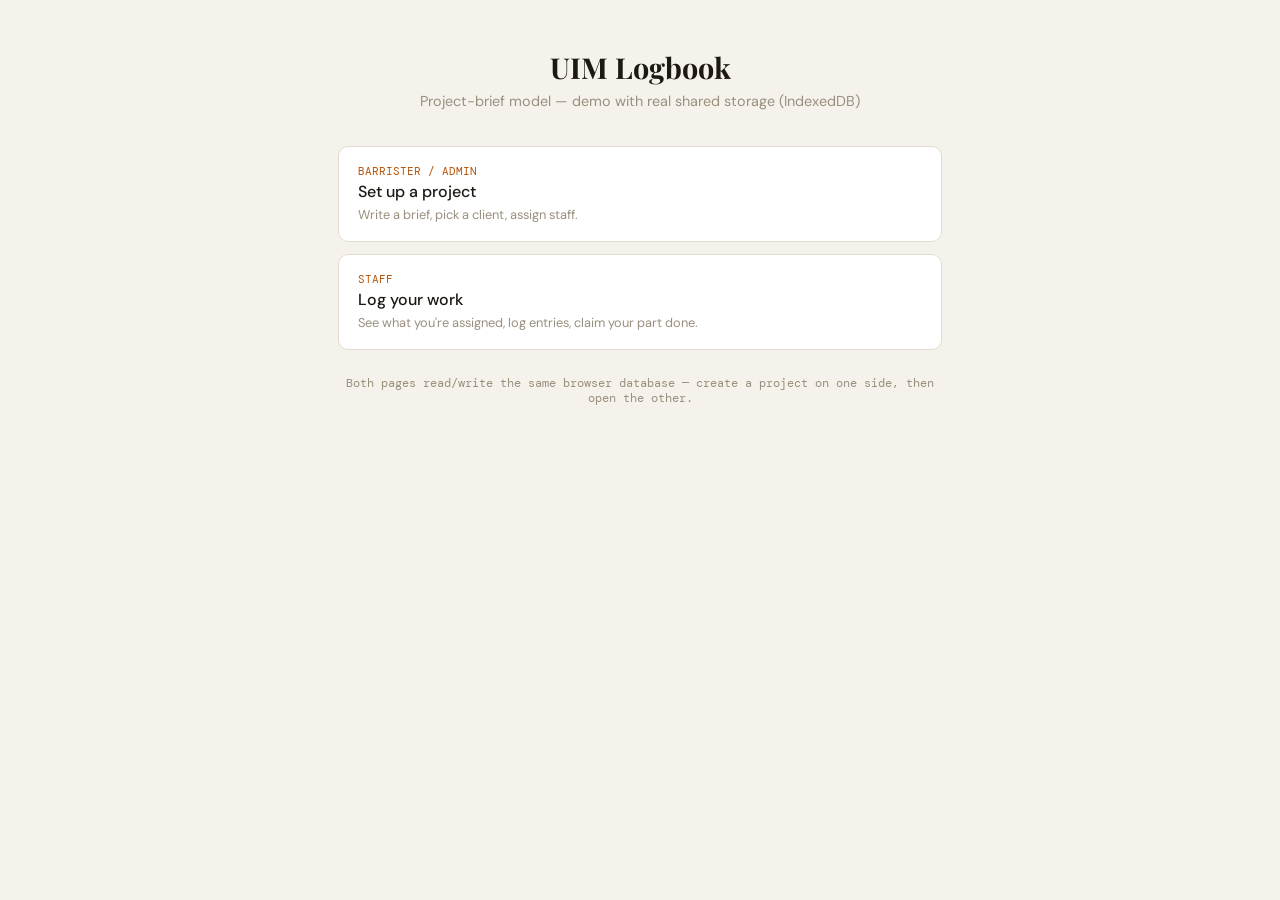
<file: index.html>
<!DOCTYPE html>
<html lang="en">
<head>
<meta charset="UTF-8" />
<meta name="viewport" content="width=device-width, initial-scale=1.0" />
<title>UIM Logbook — demo</title>
<link rel="preconnect" href="https://fonts.googleapis.com" />
<link rel="preconnect" href="https://fonts.gstatic.com" crossorigin />
<link href="https://fonts.googleapis.com/css2?family=DM+Mono:wght@400;500&family=Playfair+Display:wght@700;700i&family=DM+Sans:wght@300;400;500;600&display=swap" rel="stylesheet" />
<link rel="stylesheet" href="js/theme.css" />
<style>
  #wrap { padding: 3rem 1.1rem; text-align: center; }
  h1 { font-family: var(--font-disp); font-size: 1.8rem; margin-bottom: 0.4rem; }
  .sub { color: var(--muted); font-size: 0.9rem; margin-bottom: 2.2rem; }
  .cards { display: flex; flex-direction: column; gap: 12px; }
  a.card {
    display: block; text-align: left; padding: 1.1rem 1.2rem; border-radius: 10px;
    border: 1px solid var(--border); background: var(--surface); text-decoration: none; color: var(--text);
  }
  a.card:hover { border-color: var(--accent); }
  a.card .role { font-family: var(--font-mono); font-size: 0.68rem; color: var(--accent); }
  a.card .title { font-size: 1rem; font-weight: 500; margin: 3px 0 4px; }
  a.card .desc { font-size: 0.8rem; color: var(--muted); }
  .note { margin-top: 1.6rem; font-size: 0.72rem; color: var(--muted); font-family: var(--font-mono); }
</style>
</head>
<body>
  <div id="wrap">
    <h1>UIM Logbook</h1>
    <div class="sub">Project-brief model — demo with real shared storage (IndexedDB)</div>
    <div class="cards">
      <a class="card" href="admin.html">
        <div class="role">BARRISTER / ADMIN</div>
        <div class="title">Set up a project</div>
        <div class="desc">Write a brief, pick a client, assign staff.</div>
      </a>
      <a class="card" href="staff.html">
        <div class="role">STAFF</div>
        <div class="title">Log your work</div>
        <div class="desc">See what you're assigned, log entries, claim your part done.</div>
      </a>
    </div>
    <div class="note">Both pages read/write the same browser database — create a project on one side, then open the other.</div>
  </div>
</body>
</html>
</file>
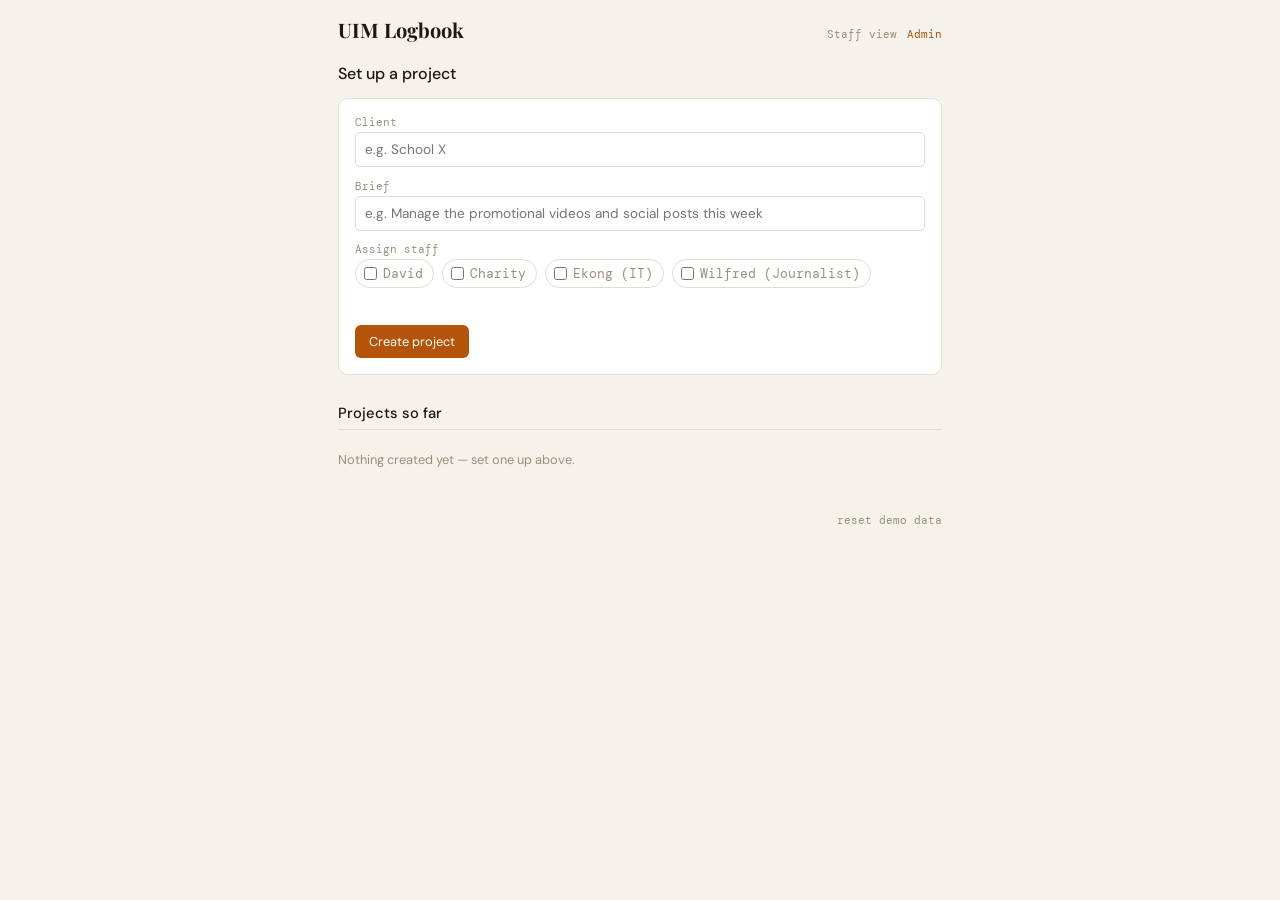
<file: admin.html>
<!DOCTYPE html>
<html lang="en">
<head>
<meta charset="UTF-8" />
<meta name="viewport" content="width=device-width, initial-scale=1.0" />
<title>UIM Logbook — Admin</title>
<link rel="preconnect" href="https://fonts.googleapis.com" />
<link rel="preconnect" href="https://fonts.gstatic.com" crossorigin />
<link href="https://fonts.googleapis.com/css2?family=DM+Mono:wght@400;500&family=Playfair+Display:wght@700;700i&family=DM+Sans:wght@300;400;500;600&display=swap" rel="stylesheet" />
<link rel="stylesheet" href="js/theme.css" />
<style>
  #page { padding: 1.25rem 1.1rem; }
  h1 { font-size: 1rem; font-weight: 500; margin-bottom: 0.9rem; }

  #new-project {
    background: var(--surface); border: 1px solid var(--border); border-radius: 10px;
    padding: 1rem; display: flex; flex-direction: column; gap: 0.7rem; margin-bottom: 1.8rem;
  }
  #staff-checks { display: flex; flex-wrap: wrap; gap: 8px; }
  .staff-check {
    display: flex; align-items: center; gap: 6px; font-size: 0.82rem;
    border: 1px solid var(--border); border-radius: 20px; padding: 5px 10px 5px 8px; cursor: pointer;
  }
  .staff-check input { width: auto; }
  #form-note { font-size: 0.72rem; color: var(--accent); min-height: 1em; }

  .section-head { font-size: 0.92rem; font-weight: 500; border-bottom: 1px solid var(--border); padding-bottom: 6px; margin-bottom: 0.8rem; }
  #empty-projects { font-size: 0.8rem; color: var(--muted); padding: 0.5rem 0; }

  .proj-card { background: var(--surface); border: 1px solid var(--border); border-radius: 10px; padding: 0.9rem 1rem; margin-bottom: 10px; }
  .proj-client { font-family: var(--font-mono); font-size: 0.68rem; color: var(--muted); }
  .proj-brief { font-family: var(--font-disp); font-style: italic; font-size: 1.1rem; margin: 3px 0 8px; line-height: 1.3; }
  .proj-chips { display: flex; flex-wrap: wrap; gap: 6px; margin-bottom: 8px; }
  .proj-entries { font-size: 0.78rem; color: var(--muted); }
  .proj-entries .who { color: var(--text); }

  #reset-row { margin-top: 2rem; text-align: right; }
  #reset-row button { font-family: var(--font-mono); font-size: 0.68rem; color: var(--muted); background: none; border: none; cursor: pointer; }
</style>
</head>
<body>

  <div id="topbar">
    <div id="brand">UIM Logbook</div>
    <nav><a href="staff.html">Staff view</a><a href="admin.html" class="current">Admin</a></nav>
  </div>

  <div id="page">
    <h1>Set up a project</h1>
    <div id="new-project">
      <div>
        <label>Client</label>
        <input id="f-client" list="client-list" placeholder="e.g. School X" />
        <datalist id="client-list"></datalist>
      </div>
      <div>
        <label>Brief</label>
        <input id="f-brief" placeholder="e.g. Manage the promotional videos and social posts this week" />
      </div>
      <div>
        <label>Assign staff</label>
        <div id="staff-checks"></div>
      </div>
      <div id="form-note"></div>
      <button class="btn btn-primary" id="btn-create" style="align-self:flex-start;">Create project</button>
    </div>

    <div class="section-head">Projects so far</div>
    <div id="projects"></div>
    <div id="empty-projects">Nothing created yet — set one up above.</div>

    <div id="reset-row"><button id="btn-reset">reset demo data</button></div>
  </div>

<script src="js/store.js"></script>
<script>
  const checksEl = document.getElementById('staff-checks');
  Store.STAFF.forEach(s => {
    const label = document.createElement('label');
    label.className = 'staff-check';
    label.innerHTML = `<input type="checkbox" value="${s.name}" /> ${s.name}`;
    checksEl.appendChild(label);
  });

  document.getElementById('btn-create').onclick = async () => {
    const client = document.getElementById('f-client').value.trim();
    const brief  = document.getElementById('f-brief').value.trim();
    const team   = [...checksEl.querySelectorAll('input:checked')].map(i => i.value);
    const note   = document.getElementById('form-note');

    if (!client || !brief) { note.textContent = 'Client and brief are both required.'; return; }
    if (!team.length)      { note.textContent = 'Assign at least one staff member.'; return; }

    await Store.addProject({ client, brief, team });
    document.getElementById('f-client').value = '';
    document.getElementById('f-brief').value = '';
    checksEl.querySelectorAll('input:checked').forEach(i => i.checked = false);
    note.textContent = '';
    render();
  };

  document.getElementById('btn-reset').onclick = async () => {
    if (!confirm('Clear all demo projects, entries and claims?')) return;
    await Store.resetAll();
    render();
  };

  async function render() {
    const projects = await Store.getAllProjects();

    const clientList = document.getElementById('client-list');
    clientList.innerHTML = '';
    [...new Set(projects.map(p => p.client))].forEach(c => {
      const opt = document.createElement('option');
      opt.value = c;
      clientList.appendChild(opt);
    });

    const wrap = document.getElementById('projects');
    wrap.innerHTML = '';
    document.getElementById('empty-projects').style.display = projects.length ? 'none' : 'block';

    for (const p of projects) {
      const claims = await Store.getClaimsForProject(p.id);
      const entries = await Store.getEntries(p.id);

      const card = document.createElement('div');
      card.className = 'proj-card';

      const chips = p.team.map(name => {
        const done = !!claims[name];
        return `<span class="chip ${done ? 'done' : ''}">${name} — ${done ? 'done ✓' : 'in progress'}</span>`;
      }).join('');

      const entryLine = p.team.map(name => {
        const count = entries.filter(e => e.staff === name).length;
        return `<span class="who">${name}</span>: ${count} ${count === 1 ? 'entry' : 'entries'}`;
      }).join(' · ');

      card.innerHTML = `
        <div class="proj-client">${p.client.toUpperCase()}</div>
        <div class="proj-brief">"${p.brief}"</div>
        <div class="proj-chips">${chips}</div>
        <div class="proj-entries">${entryLine || 'No entries logged yet'}</div>
      `;
      wrap.appendChild(card);
    }
  }

  render();
  window.addEventListener('focus', render);
</script>

</body>
</html>
</file>
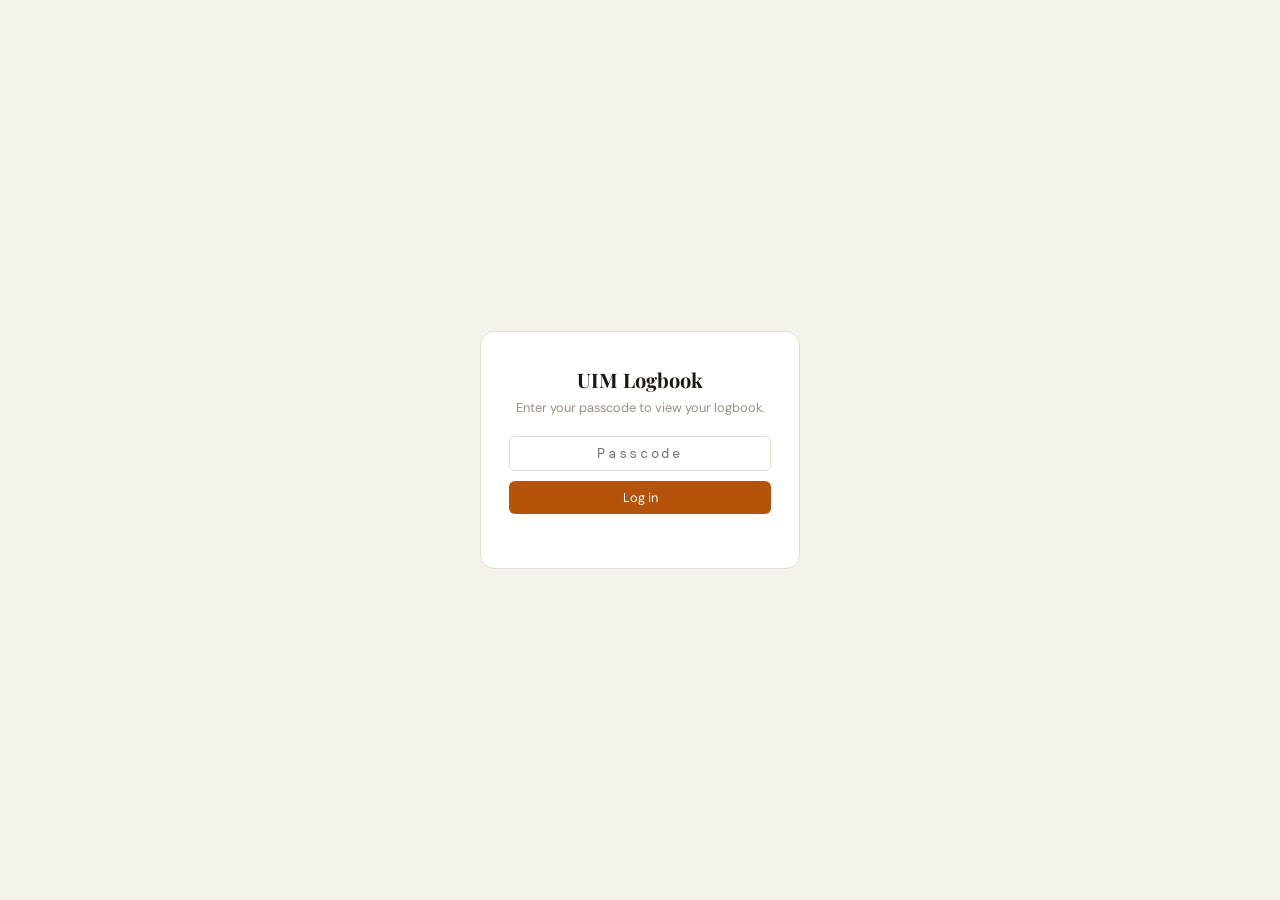
<file: staff.html>
<!DOCTYPE html>
<html lang="en">
<head>
<meta charset="UTF-8" />
<meta name="viewport" content="width=device-width, initial-scale=1.0, viewport-fit=cover" />
<title>UIM Logbook — Staff</title>
<link rel="preconnect" href="https://fonts.googleapis.com" />
<link rel="preconnect" href="https://fonts.gstatic.com" crossorigin />
<link href="https://fonts.googleapis.com/css2?family=DM+Mono:wght@400;500&family=Playfair+Display:wght@700;700i&family=DM+Sans:wght@300;400;500;600&display=swap" rel="stylesheet" />
<link rel="stylesheet" href="js/theme.css" />
<style>
  #login-gate {
    position: fixed; inset: 0; background: var(--bg); z-index: 100;
    display: flex; align-items: center; justify-content: center; padding: 24px;
  }
  .login-card {
    background: var(--surface); border: 1px solid var(--border); border-radius: 14px;
    padding: 34px 28px; width: 100%; max-width: 320px; text-align: center;
  }
  .login-card h1 { font-family: var(--font-disp); font-size: 1.25rem; margin-bottom: 6px; }
  .login-card p { color: var(--muted); font-size: 0.8rem; margin-bottom: 20px; }
  .login-card input {
    text-align: center; letter-spacing: 0.2em; font-family: var(--font-mono);
    margin-bottom: 10px;
  }
  .login-card button { width: 100%; }
  .login-card button:disabled { opacity: 0.6; }
  #login-error { color: #b3261e; font-size: 0.75rem; margin-top: 8px; min-height: 1em; }

  #logout-link {
    font-family: var(--font-mono); font-size: 0.7rem; color: var(--muted);
    background: none; border: none; cursor: pointer; text-decoration: underline;
  }

  .modal-overlay {
    position: fixed; inset: 0; background: rgba(20,16,10,0.45); z-index: 90;
    display: none; align-items: center; justify-content: center; padding: 24px;
  }
  .modal-overlay.open { display: flex; }
  .modal-card {
    background: var(--surface); border-radius: 12px; padding: 22px 20px; max-width: 300px;
    width: 100%; text-align: center;
  }
  .modal-card p { font-size: 0.88rem; line-height: 1.4; margin-bottom: 16px; }
  .modal-card .actions { display: flex; gap: 8px; }
  .modal-card .actions button { flex: 1; }

  #greeting-row { padding: 1rem 1.1rem 0; }
  #greeting { font-family: var(--font-disp); font-size: 1.3rem; font-weight: 700; }
  #skill-line { font-size: 0.78rem; color: var(--muted); margin-top: 2px; }

  #project-picker { padding: 1rem 1.1rem 0; }
  #project-picker label {
    display: block; font-family: var(--font-mono); font-size: 0.62rem; letter-spacing: 0.08em;
    text-transform: uppercase; color: var(--muted); margin-bottom: 5px;
  }
  #project-select {
    width: 100%; padding: 11px 12px; border: 1px solid var(--border); border-radius: 8px;
    background: var(--surface); color: var(--text); font-family: var(--font-sans);
    font-size: 0.92rem; font-weight: 500;
  }

  #view-tabs { display: flex; gap: 0.4rem; padding: 1rem 1.1rem 0; }
  .view-tab {
    flex: 1; font-family: var(--font-mono); font-size: 0.7rem; letter-spacing: 0.03em;
    padding: 9px 10px; border-radius: 8px; border: 1px solid var(--border);
    background: var(--surface); color: var(--muted); cursor: pointer; text-align: center;
  }
  .view-tab.active { border-color: var(--accent); color: var(--accent); background: var(--accent-dim); }

  #submissions-list .sub-row {
    display: flex; justify-content: space-between; align-items: center; gap: 0.6rem;
    padding: 0.75rem 0; border-bottom: 1px solid var(--row-alt); cursor: pointer;
  }
  #submissions-list .sub-row:last-child { border-bottom: none; }
  .sub-date { font-family: var(--font-mono); font-size: 0.78rem; }
  .sub-count { font-size: 0.72rem; color: var(--muted); }
  .sub-detail {
    display: none; background: var(--surface2); border-radius: 8px; padding: 0.7rem 0.9rem; margin: 0 0 0.6rem;
  }
  .sub-detail.open { display: block; }
  .sub-detail .row { border-bottom: 1px solid var(--border); }
  .sub-detail .row:last-child { border-bottom: none; }

  #page { padding: 1.25rem 1.1rem; }
  #client-tag { font-family: var(--font-mono); font-size: 0.68rem; color: var(--muted); }
  #brief-text { font-family: var(--font-disp); font-style: italic; font-size: 1.35rem; line-height: 1.3; margin: 4px 0 0.6rem; }
  #team-line { display: flex; flex-wrap: wrap; gap: 8px; margin-bottom: 1.4rem; }

  .section-head { font-size: 0.92rem; font-weight: 500; border-bottom: 1px solid var(--border); padding-bottom: 6px; margin-bottom: 0.7rem; }
  .row { display: flex; align-items: flex-start; gap: 0.7rem; padding: 0.6rem 0; border-bottom: 1px solid var(--row-alt); }
  .row:last-child { border-bottom: none; }
  .row-day { flex: none; width: 34px; font-family: var(--font-mono); font-size: 0.68rem; color: var(--muted); padding-top: 2px; }
  .row-main { flex: 1; min-width: 0; }
  .row-desc { font-size: 0.88rem; line-height: 1.35; }
  .row-note { font-size: 0.75rem; color: var(--muted); margin-top: 3px; font-style: italic; }
  .row-note:empty { display: none; }
  #empty-entries, #empty-projects { font-size: 0.8rem; color: var(--muted); padding: 0.5rem 0; }

  #add-toggle {
    font-family: var(--font-sans); font-size: 0.82rem; color: var(--accent);
    background: var(--accent-dim); border: none; border-radius: 6px;
    padding: 9px 12px; cursor: pointer; width: 100%; text-align: left; margin-top: 0.6rem;
  }
  #add-form { display: none; margin-top: 0.6rem; background: var(--surface2); border-radius: 8px; padding: 0.8rem; flex-direction: column; gap: 0.5rem; }
  #add-form.open { display: flex; }
  .form-row { display: flex; gap: 0.5rem; }
  .form-row > div { flex: 1; width: 90px; }
  .form-row > div.grow { flex: 3; width: auto; }
  #add-form .actions { display: flex; justify-content: flex-end; gap: 0.5rem; margin-top: 2px; }

  #actions-row { margin-top: 1.6rem; padding-top: 1.1rem; border-top: 1px solid var(--border); display: flex; gap: 0.6rem; }
  #done-toggle { flex: 1; font-family: var(--font-sans); font-size: 0.85rem; padding: 11px 10px; border-radius: 8px; border: 1px solid var(--border); background: var(--surface); color: var(--text); cursor: pointer; white-space: nowrap; }
  #done-toggle.done { background: var(--accent); border-color: var(--accent); color: #fff; }
  #cutoff-note { display: block; font-family: var(--font-mono); font-size: 0.65rem; color: var(--muted); text-align: center; margin-top: 8px; }

  #submit-block { margin: 0; flex: 1; }
  #submit-btn {
    width: 100%; font-family: var(--font-sans); font-weight: 600; font-size: 0.85rem;
    padding: 11px 10px; border-radius: 8px; border: none; background: var(--accent); color: #fff; cursor: pointer;
  }
  #submit-btn:disabled { opacity: 0.5; cursor: default; }
  #submit-note { font-family: var(--font-mono); font-size: 0.65rem; color: var(--muted); text-align: center; margin-top: 6px; }

  @media (max-width: 480px) {
    #submit-btn { font-size: 0.72rem; padding: 9px 8px; }
    #done-toggle { font-size: 0.72rem; padding: 9px 8px; }
  }
</style>
</head>
<body>

  <div id="login-gate">
    <div class="login-card">
      <h1>UIM Logbook</h1>
      <p>Enter your passcode to view your logbook.</p>
      <input type="password" id="login-input" placeholder="Passcode" autocomplete="off" inputmode="numeric" />
      <button class="btn btn-primary" id="login-btn">Log in</button>
      <div id="login-error"></div>
    </div>
  </div>

  <div id="topbar">
    <div id="brand">UIM Logbook</div>
    <button id="logout-link" style="display:none;">Log out</button>
  </div>

  <div class="modal-overlay" id="confirm-overlay">
    <div class="modal-card">
      <p>Submit this list? You won't be able to edit these entries after submitting.</p>
      <div class="actions">
        <button class="btn btn-ghost" id="confirm-cancel">Cancel</button>
        <button class="btn btn-primary" id="confirm-ok">Yes, submit</button>
      </div>
    </div>
  </div>

  <div id="greeting-row">
    <div id="greeting"></div>
    <div id="skill-line"></div>
  </div>

  <div id="project-picker">
    <label>Project</label>
    <select id="project-select"></select>
  </div>

  <div id="view-tabs">
    <button class="view-tab active" id="tab-log" data-view="log">Log entries</button>
    <button class="view-tab" id="tab-submissions" data-view="submissions">Past submissions</button>
  </div>

  <div id="page">
    <div id="empty-projects" style="display:none;">Nothing assigned to you yet — ask the Barrister to add you to a project.</div>

    <div id="project-view">

      <div id="log-view">
        <div id="client-tag"></div>
        <div id="brief-text"></div>
        <div id="team-line"></div>

        <div class="section-head">Your entries (draft — not yet submitted)</div>
        <div id="entry-rows"></div>
        <div id="empty-entries">Nothing logged yet — add your first entry below.</div>

        <button id="add-toggle">+ Add an entry</button>
        <div id="add-form">
          <div class="form-row">
            <div>
              <label>Day</label>
              <select id="f-day">
                <option>Mon</option><option>Tue</option><option>Wed</option>
                <option>Thu</option><option>Fri</option><option>Sat</option><option>Sun</option>
              </select>
            </div>
            <div class="grow">
              <label>What did you do</label>
              <input id="f-desc" placeholder="e.g. Shot new menu launch reel" />
            </div>
          </div>
          <div>
            <label>Note (optional)</label>
            <input id="f-note" placeholder="e.g. Reshot one clip — audio issue on first take" />
          </div>
          <div class="actions">
            <button class="btn btn-ghost" id="f-cancel">Cancel</button>
            <button class="btn btn-primary" id="f-save">Save entry</button>
          </div>
        </div>

        <div id="actions-row">
          <button id="done-toggle"></button>
          <div id="submit-block">
            <button id="submit-btn"></button>
          </div>
        </div>
        <span id="cutoff-note">Editable through Sunday night</span>
        <div id="submit-note">Sends your draft above as a dated report. It'll then show under "Past submissions".</div>
      </div>

      <div id="submissions-view" style="display:none;">
        <div class="section-head">Statement of your submissions</div>
        <div id="submissions-list"></div>
        <div id="empty-submissions" style="display:none;" class="row-note">Nothing submitted yet for this project.</div>
      </div>

    </div>
  </div>

<script src="js/store.js"></script>
<script>
  let currentStaff = null;
  let currentProject = null;
  let currentView = 'log'; // 'log' | 'submissions'
  let _projects = [];

  // ---- Login gate ----
  const gate = document.getElementById('login-gate');
  const loginInput = document.getElementById('login-input');
  const loginBtn = document.getElementById('login-btn');
  const loginError = document.getElementById('login-error');
  const logoutBtn = document.getElementById('logout-link');

  function tryLogin(code) {
    const match = Store.STAFF.find(s => s.passcode === code);
    if (!match) {
      loginError.textContent = 'Passcode not recognized. Try again.';
      return;
    }
    currentStaff = match.name;
    sessionStorage.setItem('uim_staff_session', match.passcode);
    gate.style.display = 'none';
    logoutBtn.style.display = 'inline';
    loadStaff();
  }

  loginBtn.onclick = () => tryLogin(loginInput.value.trim());
  loginInput.addEventListener('keydown', e => { if (e.key === 'Enter') loginBtn.click(); });

  logoutBtn.onclick = () => {
    sessionStorage.removeItem('uim_staff_session');
    currentStaff = null;
    currentProject = null;
    loginInput.value = '';
    loginError.textContent = '';
    gate.style.display = 'flex';
    logoutBtn.style.display = 'none';
  };

  // Auto-login if this browser tab already has a session (cleared on browser close)
  const savedCode = sessionStorage.getItem('uim_staff_session');
  if (savedCode) tryLogin(savedCode);

  // ---- View tabs ----
  document.querySelectorAll('.view-tab').forEach(btn => {
    btn.onclick = () => {
      currentView = btn.dataset.view;
      document.querySelectorAll('.view-tab').forEach(b => b.classList.toggle('active', b === btn));
      document.getElementById('log-view').style.display = currentView === 'log' ? 'block' : 'none';
      document.getElementById('submissions-view').style.display = currentView === 'submissions' ? 'block' : 'none';
      if (currentView === 'submissions') renderSubmissions();
    };
  });

  const projectSelect = document.getElementById('project-select');
  projectSelect.onchange = () => {
    const id = Number(projectSelect.value);
    currentProject = _projects.find(p => p.id === id) || null;
    renderProject();
  };

  async function loadStaff() {
    const skill = Store.STAFF.find(s => s.name === currentStaff).skill;
    document.getElementById('greeting').textContent = `Hi, ${currentStaff.split(' ')[0]}`;
    document.getElementById('skill-line').textContent = skill;

    _projects = await Store.getProjectsForStaff(currentStaff);

    document.getElementById('empty-projects').style.display = _projects.length ? 'none' : 'block';
    document.getElementById('project-picker').style.display = _projects.length ? 'block' : 'none';
    document.getElementById('view-tabs').style.display = _projects.length ? 'flex' : 'none';
    document.getElementById('project-view').style.display = _projects.length ? 'block' : 'none';

    if (!_projects.length) { currentProject = null; return; }
    if (!currentProject || !_projects.find(p => p.id === currentProject.id)) currentProject = _projects[0];

    projectSelect.innerHTML = _projects.map(p =>
      `<option value="${p.id}" ${p.id === currentProject.id ? 'selected' : ''}>${p.client}</option>`
    ).join('');

    await renderProject();
  }

  async function renderProject() {
    const p = currentProject;
    document.getElementById('client-tag').textContent = p.client.toUpperCase();
    document.getElementById('brief-text').textContent = `"${p.brief}"`;

    const claims = await Store.getClaimsForProject(p.id);
    const teamEl = document.getElementById('team-line');
    teamEl.innerHTML = '';
    p.team.forEach(name => {
      const isMe = name === currentStaff;
      const done = !!claims[name];
      const chip = document.createElement('span');
      chip.className = 'chip' + (isMe ? ' me' : '') + (done ? ' done' : '');
      chip.textContent = `${isMe ? 'You' : name} — ${done ? 'done ✓' : 'in progress'}`;
      teamEl.appendChild(chip);
    });

    await renderEntries();
    if (currentView === 'submissions') await renderSubmissions();

    const doneBtn = document.getElementById('done-toggle');
    const isDone = !!claims[currentStaff];
    doneBtn.textContent = isDone ? 'Done \u2713 (undo)' : 'Mark done';
    doneBtn.className = isDone ? 'done' : '';
    doneBtn.onclick = async () => {
      await Store.setClaim(p.id, currentStaff, !isDone);
      await renderProject();
    };
  }

  async function renderEntries() {
    const entries = await Store.getEntries(currentProject.id, currentStaff, true); // draft only
    const rowsEl = document.getElementById('entry-rows');
    rowsEl.innerHTML = '';
    entries.forEach(item => {
      const row = document.createElement('div');
      row.className = 'row';
      row.innerHTML = `
        <div class="row-day">${item.day}</div>
        <div class="row-main">
          <div class="row-desc">${item.desc}</div>
          <div class="row-note">${item.note || ''}</div>
        </div>
      `;
      rowsEl.appendChild(row);
    });
    document.getElementById('empty-entries').style.display = entries.length ? 'none' : 'block';

    const submitBtn = document.getElementById('submit-btn');
    submitBtn.disabled = !entries.length;
    submitBtn.textContent = entries.length
      ? `Submit ${entries.length} ${entries.length === 1 ? 'entry' : 'entries'}`
      : 'Nothing to submit yet';
  }

  // ---- Confirm-before-submit ----
  const confirmOverlay = document.getElementById('confirm-overlay');
  document.getElementById('submit-btn').onclick = () => {
    confirmOverlay.classList.add('open');
  };
  document.getElementById('confirm-cancel').onclick = () => {
    confirmOverlay.classList.remove('open');
  };
  document.getElementById('confirm-ok').onclick = async () => {
    confirmOverlay.classList.remove('open');
    const submission = await Store.submitEntries(currentProject.id, currentStaff);
    if (!submission) return;
    await renderEntries();
    document.getElementById('submit-note').textContent = 'Submitted — check "Past submissions" to view it.';
    setTimeout(() => {
      document.getElementById('submit-note').textContent =
        'Sends your draft above as a dated report. It\u2019ll then show under "Past submissions".';
    }, 3500);
  };

  async function renderSubmissions() {
    if (!currentProject) return;
    const subs = await Store.getSubmissions(currentProject.id, currentStaff);
    const listEl = document.getElementById('submissions-list');
    listEl.innerHTML = '';
    document.getElementById('empty-submissions').style.display = subs.length ? 'none' : 'block';

    subs.forEach(sub => {
      const dateStr = new Date(sub.submittedAt).toLocaleString(undefined, {
        month: 'short', day: 'numeric', year: 'numeric', hour: 'numeric', minute: '2-digit',
      });

      const row = document.createElement('div');
      row.className = 'sub-row';
      row.innerHTML = `
        <span class="sub-date">${dateStr}</span>
        <span class="sub-count">${sub.rows.length} ${sub.rows.length === 1 ? 'entry' : 'entries'} \u2192</span>
      `;

      const detail = document.createElement('div');
      detail.className = 'sub-detail';
      detail.innerHTML = sub.rows.map(r => `
        <div class="row">
          <div class="row-day">${r.day}</div>
          <div class="row-main">
            <div class="row-desc">${r.desc}</div>
            <div class="row-note">${r.note || ''}</div>
          </div>
        </div>
      `).join('');

      row.onclick = () => detail.classList.toggle('open');

      listEl.appendChild(row);
      listEl.appendChild(detail);
    });
  }

  const addToggle = document.getElementById('add-toggle');
  const addForm = document.getElementById('add-form');
  addToggle.onclick = () => { addForm.classList.add('open'); addToggle.style.display = 'none'; };
  document.getElementById('f-cancel').onclick = () => { addForm.classList.remove('open'); addToggle.style.display = 'block'; };
  document.getElementById('f-save').onclick = async () => {
    const desc = document.getElementById('f-desc').value.trim();
    if (!desc) return;
    await Store.addEntry({
      projectId: currentProject.id,
      staff: currentStaff,
      day: document.getElementById('f-day').value,
      desc,
      note: document.getElementById('f-note').value.trim(),
    });
    document.getElementById('f-desc').value = '';
    document.getElementById('f-note').value = '';
    addForm.classList.remove('open');
    addToggle.style.display = 'block';
    await renderEntries();
  };

  window.addEventListener('focus', () => { if (currentStaff) loadStaff(); });
</script>

</body>
</html>
</file>
<file: js/theme.css>
*, *::before, *::after { box-sizing: border-box; margin: 0; padding: 0; }

:root {
  --accent:     #b45309;
  --accent-dim: rgba(180,83,9,0.12);
  --font-sans:  'DM Sans', sans-serif;
  --font-mono:  'DM Mono', monospace;
  --font-disp:  'Playfair Display', serif;
  --bg:       #f5f2eb;
  --surface:  #ffffff;
  --surface2: #f0ece2;
  --text:     #1c1812;
  --muted:    #9a8f7e;
  --border:   #e3ddd0;
  --row-alt:  #faf8f4;
}

html, body { background: var(--bg); color: var(--text); font-family: var(--font-sans); min-height: 100dvh; -webkit-font-smoothing: antialiased; }
body { max-width: 640px; margin: 0 auto; padding-bottom: 3rem; }

#topbar { padding: 1rem 1.1rem 0; display: flex; align-items: baseline; justify-content: space-between; gap: 0.6rem; }
#brand { font-family: var(--font-disp); font-size: 1.25rem; font-weight: 700; }
#topbar nav { font-family: var(--font-mono); font-size: 0.7rem; }
#topbar nav a { color: var(--muted); text-decoration: none; margin-left: 10px; }
#topbar nav a.current { color: var(--accent); }

.chip {
  font-family: var(--font-mono); font-size: 0.68rem; padding: 3px 9px;
  border-radius: 20px; border: 1px solid var(--border); color: var(--muted); background: var(--surface);
}
.chip.me   { border-color: var(--text); color: var(--text); }
.chip.done { border-color: var(--accent); color: var(--accent); background: var(--accent-dim); }

.btn { font-family: var(--font-sans); font-size: 0.8rem; padding: 8px 14px; border-radius: 6px; border: none; cursor: pointer; }
.btn-primary { background: var(--accent); color: #fff; }
.btn-ghost   { background: none; color: var(--muted); }

label { font-size: 0.68rem; color: var(--muted); font-family: var(--font-mono); display: block; margin-bottom: 3px; }
input, select, textarea {
  width: 100%; font-family: var(--font-sans); font-size: 0.85rem;
  padding: 8px 9px; border: 1px solid var(--border); border-radius: 5px;
  background: var(--surface); color: var(--text);
}
</file>
